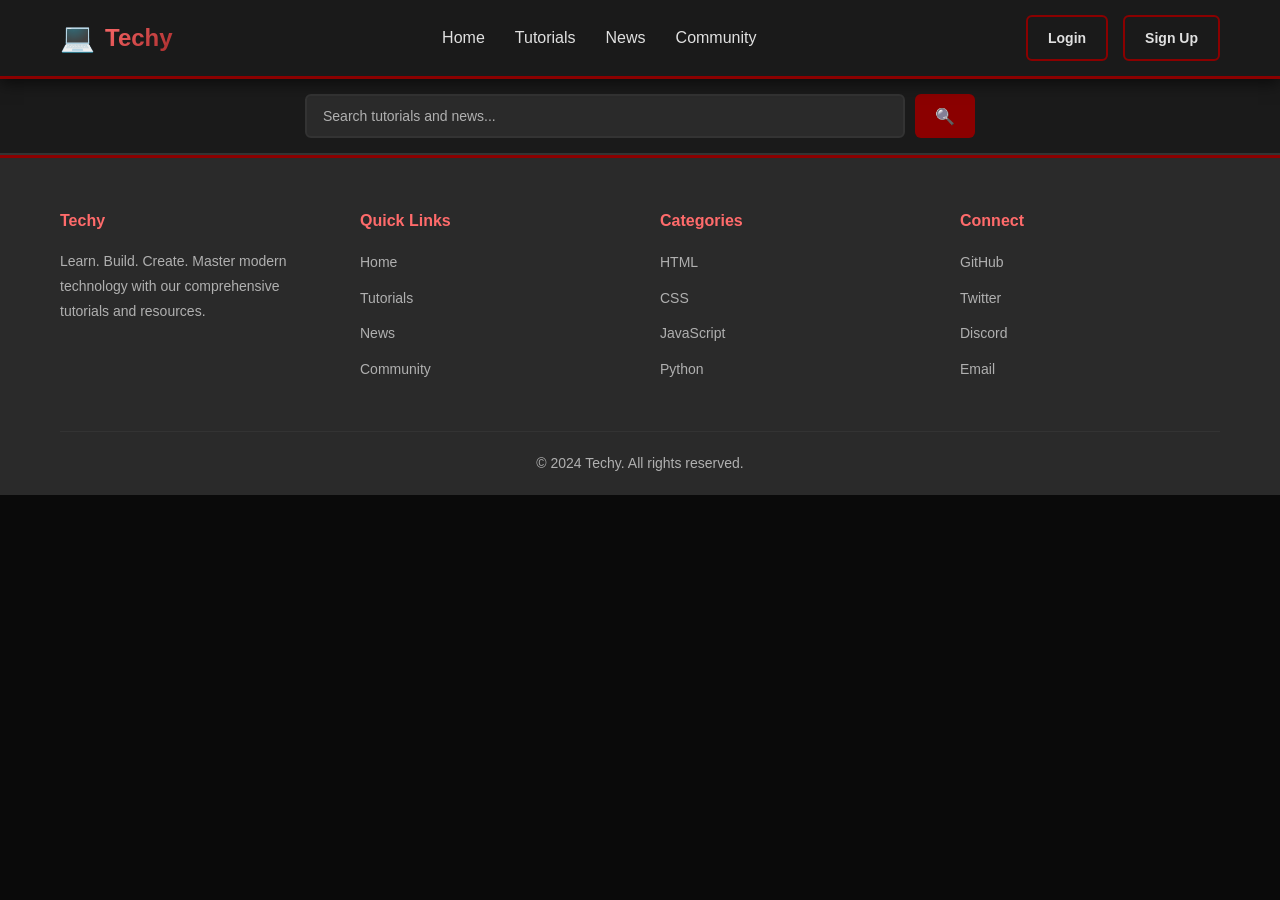
<file: index.html>
<!DOCTYPE html>
<html lang="en">
<head>
    <meta charset="UTF-8">
    <meta name="viewport" content="width=device-width, initial-scale=1.0">
    <title>Techy - Learn, Build, Create</title>
    <link rel="stylesheet" href="styles.css">
</head>
<body>
    <!-- Navigation Bar -->
    <nav class="navbar">
        <div class="nav-container">
            <a href="index.html" class="logo">
                <span class="logo-icon">💻</span>
                <span class="logo-text">Techy</span>
            </a>
            <ul class="nav-menu" id="navMenu">
                <li><a href="index.html" class="nav-link">Home</a></li>
                <li><a href="tutorials.html" class="nav-link">Tutorials</a></li>
                <li><a href="news.html" class="nav-link">News</a></li>
                <li><a href="community.html" class="nav-link">Community</a></li>
            </ul>
            <div class="auth-buttons">
                <a href="login.html" class="btn-login">Login</a>
                <a href="signup.html" class="btn-signup">Sign Up</a>
            </div>
            <div class="hamburger" id="hamburger">
                <span></span>
                <span></span>
                <span></span>
            </div>
        </div>
    </nav>

    <!-- Search Bar -->
    <div class="search-container">
        <input type="text" id="searchInput" class="search-input" placeholder="Search tutorials and news...">
        <button class="search-btn" id="searchBtn">🔍</button>
    </div>

    <!-- Page Content -->
    <div id="pageContent"></div>

    <!-- Footer -->
    <footer class="footer">
        <div class="container">
            <div class="footer-content">
                <div class="footer-section">
                    <h4>Techy</h4>
                    <p>Learn. Build. Create. Master modern technology with our comprehensive tutorials and resources.</p>
                </div>
                <div class="footer-section">
                    <h4>Quick Links</h4>
                    <ul>
                        <li><a href="index.html">Home</a></li>
                        <li><a href="tutorials.html">Tutorials</a></li>
                        <li><a href="news.html">News</a></li>
                        <li><a href="community.html">Community</a></li>
                    </ul>
                </div>
                <div class="footer-section">
                    <h4>Categories</h4>
                    <ul>
                        <li><a href="tutorials.html#html">HTML</a></li>
                        <li><a href="tutorials.html#css">CSS</a></li>
                        <li><a href="tutorials.html#javascript">JavaScript</a></li>
                        <li><a href="tutorials.html#python">Python</a></li>
                    </ul>
                </div>
                <div class="footer-section">
                    <h4>Connect</h4>
                    <ul>
                        <li><a href="https://github.com" target="_blank">GitHub</a></li>
                        <li><a href="https://twitter.com" target="_blank">Twitter</a></li>
                        <li><a href="https://discord.com" target="_blank">Discord</a></li>
                        <li><a href="mailto:info@techy.com">Email</a></li>
                    </ul>
                </div>
            </div>
            <div class="footer-bottom">
                <p>&copy; 2024 Techy. All rights reserved.</p>
            </div>
        </div>
    </footer>

    <!-- Search Results Modal -->
    <div class="modal" id="searchModal">
        <div class="modal-content modal-large">
            <span class="close" id="closeSearch">&times;</span>
            <h2>Search Results</h2>
            <div class="search-results" id="searchResults">
                <!-- Results will be loaded here -->
            </div>
        </div>
    </div>

    <script src="data.js"></script>
    <script src="main.js"></script>
</body>
</html>
</file>
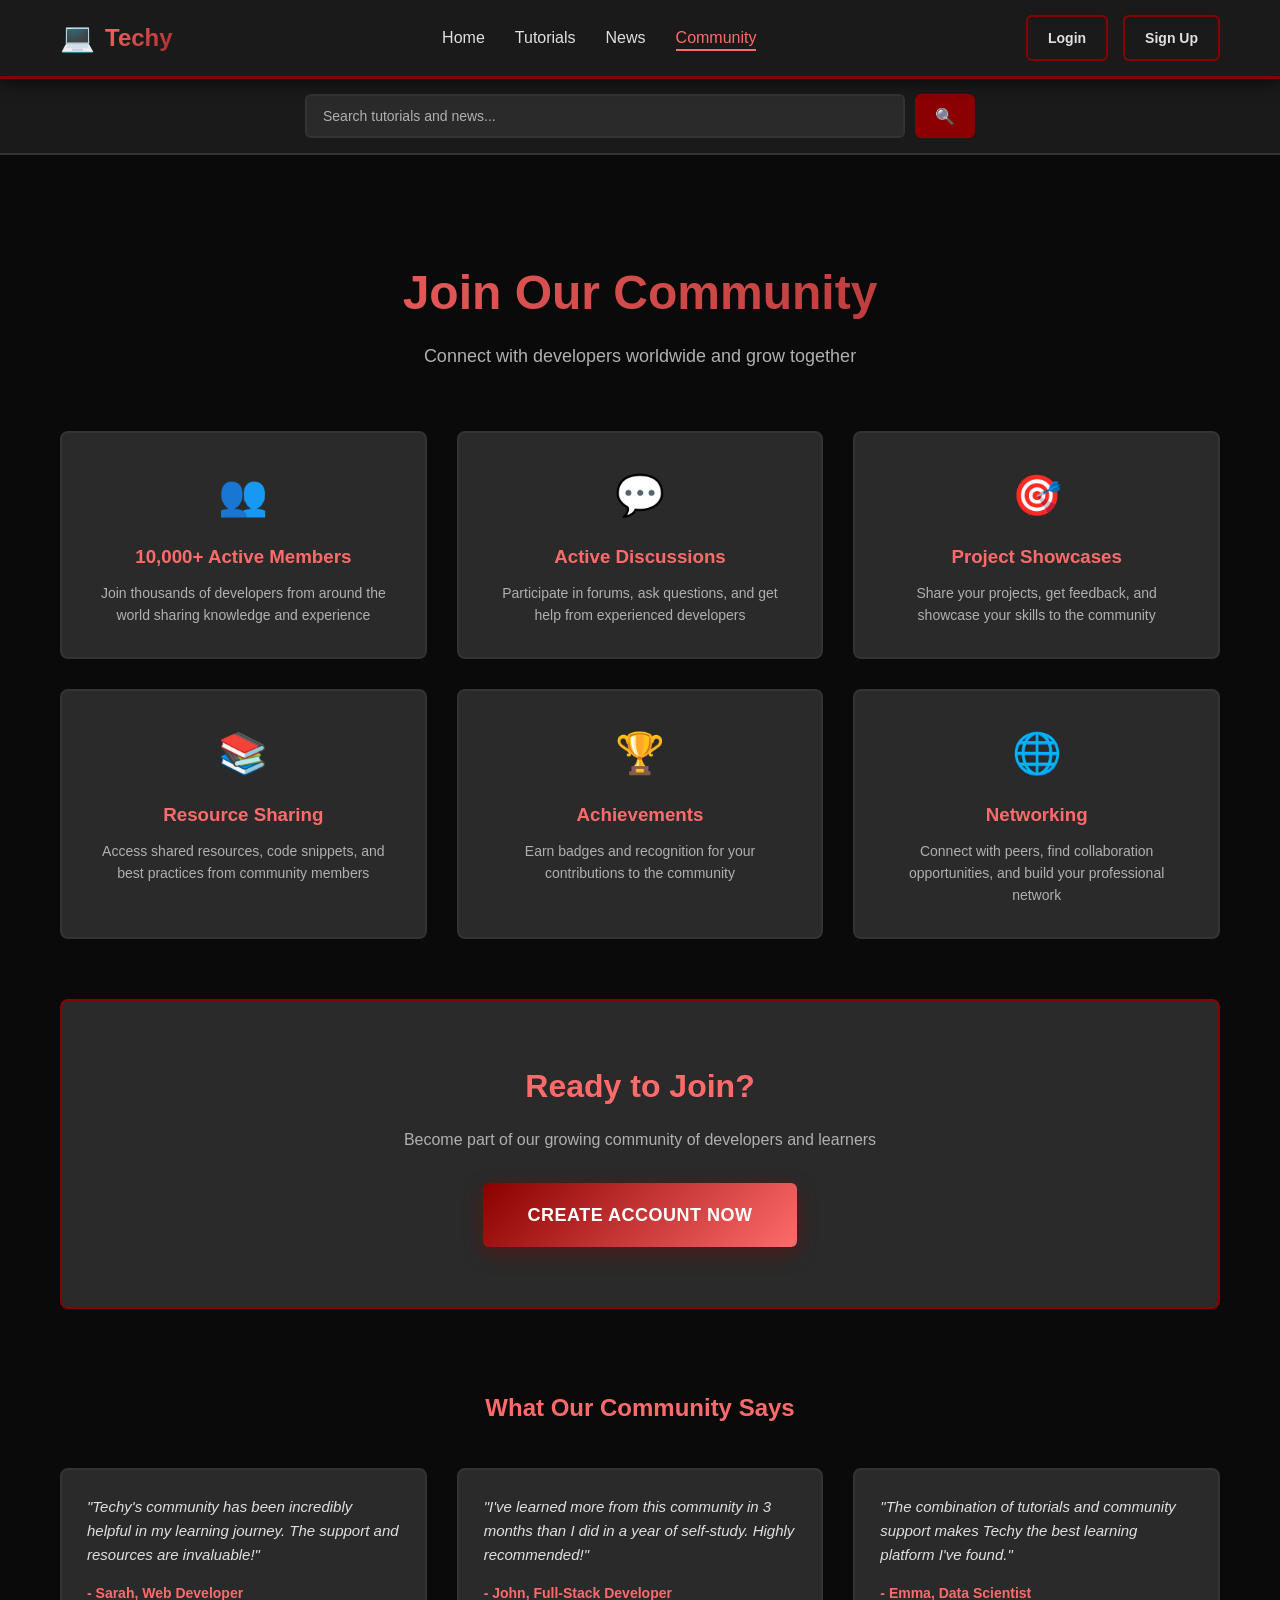
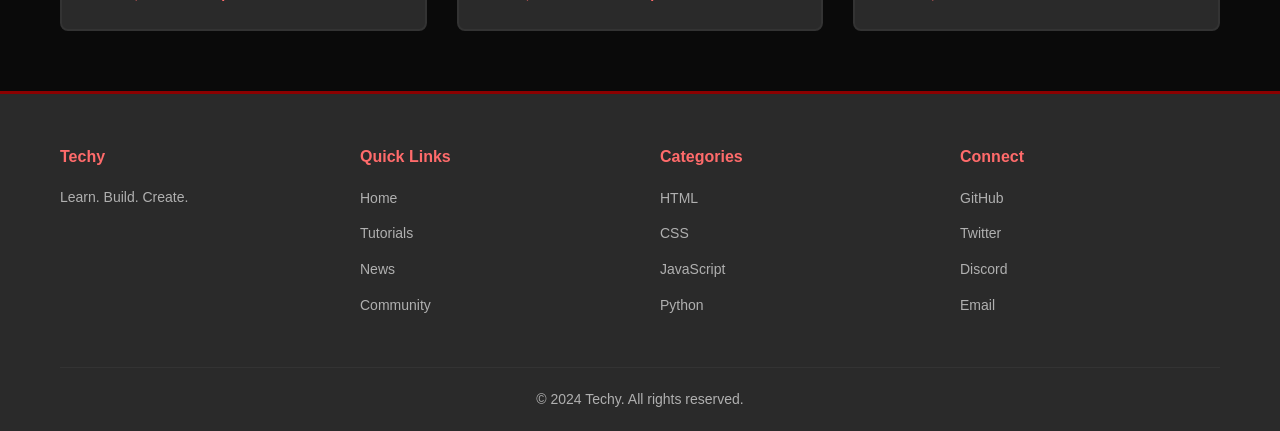
<file: community.html>
<!DOCTYPE html>
<html lang="en">
<head>
    <meta charset="UTF-8">
    <meta name="viewport" content="width=device-width, initial-scale=1.0">
    <title>Community - Techy</title>
    <link rel="stylesheet" href="styles.css">
</head>
<body>
    <nav class="navbar">
        <div class="nav-container">
            <a href="index.html" class="logo">
                <span class="logo-icon">💻</span>
                <span class="logo-text">Techy</span>
            </a>
            <ul class="nav-menu" id="navMenu">
                <li><a href="index.html" class="nav-link">Home</a></li>
                <li><a href="tutorials.html" class="nav-link">Tutorials</a></li>
                <li><a href="news.html" class="nav-link">News</a></li>
                <li><a href="community.html" class="nav-link active">Community</a></li>
            </ul>
            <div class="auth-buttons">
                <a href="login.html" class="btn-login">Login</a>
                <a href="signup.html" class="btn-signup">Sign Up</a>
            </div>
            <div class="hamburger" id="hamburger">
                <span></span>
                <span></span>
                <span></span>
            </div>
        </div>
    </nav>

    <div class="search-container">
        <input type="text" id="searchInput" class="search-input" placeholder="Search tutorials and news...">
        <button class="search-btn" id="searchBtn">🔍</button>
    </div>

    <section class="community-page">
        <div class="container">
            <h1 class="page-title">Join Our Community</h1>
            <p class="page-subtitle">Connect with developers worldwide and grow together</p>

            <div class="community-features">
                <div class="community-feature">
                    <div class="feature-icon">👥</div>
                    <h3>10,000+ Active Members</h3>
                    <p>Join thousands of developers from around the world sharing knowledge and experience</p>
                </div>
                <div class="community-feature">
                    <div class="feature-icon">💬</div>
                    <h3>Active Discussions</h3>
                    <p>Participate in forums, ask questions, and get help from experienced developers</p>
                </div>
                <div class="community-feature">
                    <div class="feature-icon">🎯</div>
                    <h3>Project Showcases</h3>
                    <p>Share your projects, get feedback, and showcase your skills to the community</p>
                </div>
                <div class="community-feature">
                    <div class="feature-icon">📚</div>
                    <h3>Resource Sharing</h3>
                    <p>Access shared resources, code snippets, and best practices from community members</p>
                </div>
                <div class="community-feature">
                    <div class="feature-icon">🏆</div>
                    <h3>Achievements</h3>
                    <p>Earn badges and recognition for your contributions to the community</p>
                </div>
                <div class="community-feature">
                    <div class="feature-icon">🌐</div>
                    <h3>Networking</h3>
                    <p>Connect with peers, find collaboration opportunities, and build your professional network</p>
                </div>
            </div>

            <div class="community-cta">
                <h2>Ready to Join?</h2>
                <p>Become part of our growing community of developers and learners</p>
                <a href="signup.html" class="btn btn-primary btn-large">Create Account Now</a>
            </div>

            <div class="community-testimonials">
                <h2>What Our Community Says</h2>
                <div class="testimonials-grid">
                    <div class="testimonial">
                        <p class="quote">"Techy's community has been incredibly helpful in my learning journey. The support and resources are invaluable!"</p>
                        <p class="author">- Sarah, Web Developer</p>
                    </div>
                    <div class="testimonial">
                        <p class="quote">"I've learned more from this community in 3 months than I did in a year of self-study. Highly recommended!"</p>
                        <p class="author">- John, Full-Stack Developer</p>
                    </div>
                    <div class="testimonial">
                        <p class="quote">"The combination of tutorials and community support makes Techy the best learning platform I've found."</p>
                        <p class="author">- Emma, Data Scientist</p>
                    </div>
                </div>
            </div>
        </div>
    </section>

    <footer class="footer">
        <div class="container">
            <div class="footer-content">
                <div class="footer-section">
                    <h4>Techy</h4>
                    <p>Learn. Build. Create.</p>
                </div>
                <div class="footer-section">
                    <h4>Quick Links</h4>
                    <ul>
                        <li><a href="index.html">Home</a></li>
                        <li><a href="tutorials.html">Tutorials</a></li>
                        <li><a href="news.html">News</a></li>
                        <li><a href="community.html">Community</a></li>
                    </ul>
                </div>
                <div class="footer-section">
                    <h4>Categories</h4>
                    <ul>
                        <li><a href="tutorials.html#html">HTML</a></li>
                        <li><a href="tutorials.html#css">CSS</a></li>
                        <li><a href="tutorials.html#javascript">JavaScript</a></li>
                        <li><a href="tutorials.html#python">Python</a></li>
                    </ul>
                </div>
                <div class="footer-section">
                    <h4>Connect</h4>
                    <ul>
                        <li><a href="https://github.com" target="_blank">GitHub</a></li>
                        <li><a href="https://twitter.com" target="_blank">Twitter</a></li>
                        <li><a href="https://discord.com" target="_blank">Discord</a></li>
                        <li><a href="mailto:info@techy.com">Email</a></li>
                    </ul>
                </div>
            </div>
            <div class="footer-bottom">
                <p>&copy; 2024 Techy. All rights reserved.</p>
            </div>
        </div>
    </footer>

    <div class="modal" id="searchModal">
        <div class="modal-content modal-large">
            <span class="close" id="closeSearch">&times;</span>
            <h2>Search Results</h2>
            <div class="search-results" id="searchResults"></div>
        </div>
    </div>

    <script src="data.js"></script>
    <script src="main.js"></script>
</body>
</html>
</file>
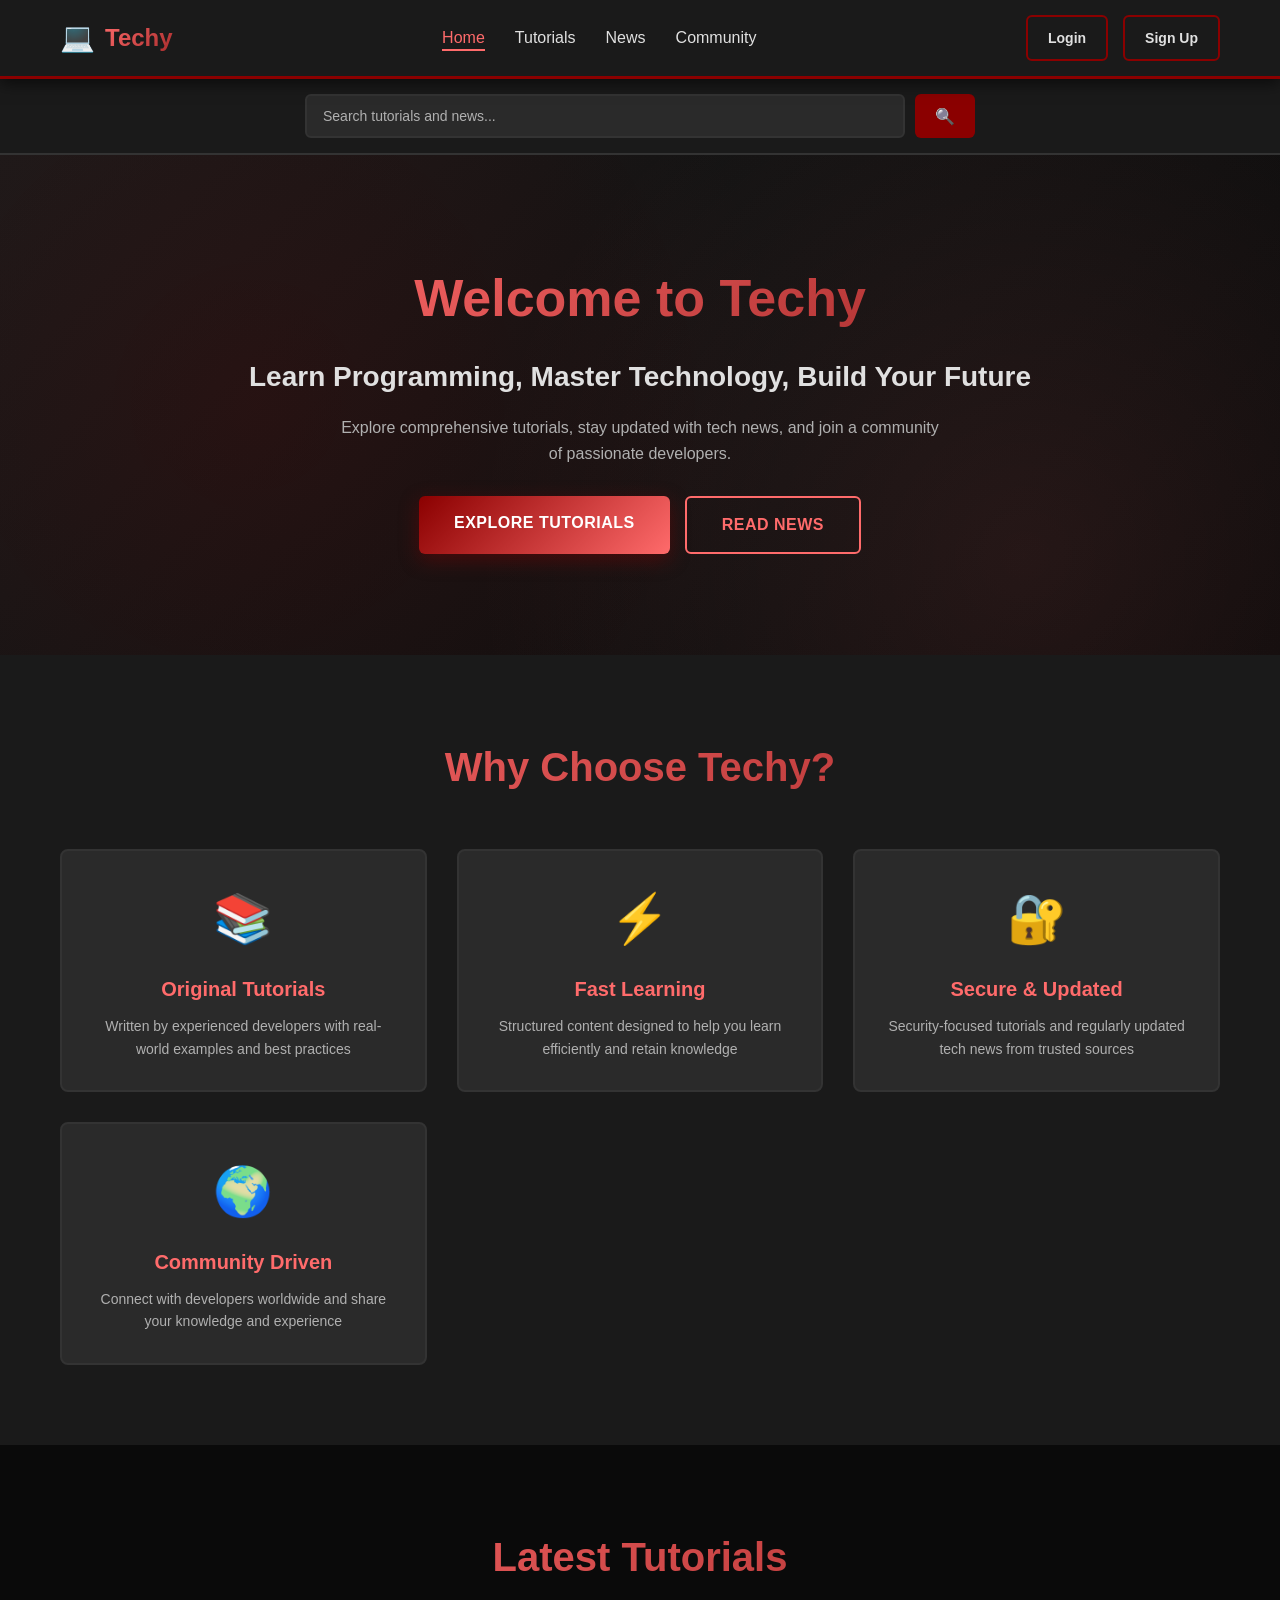
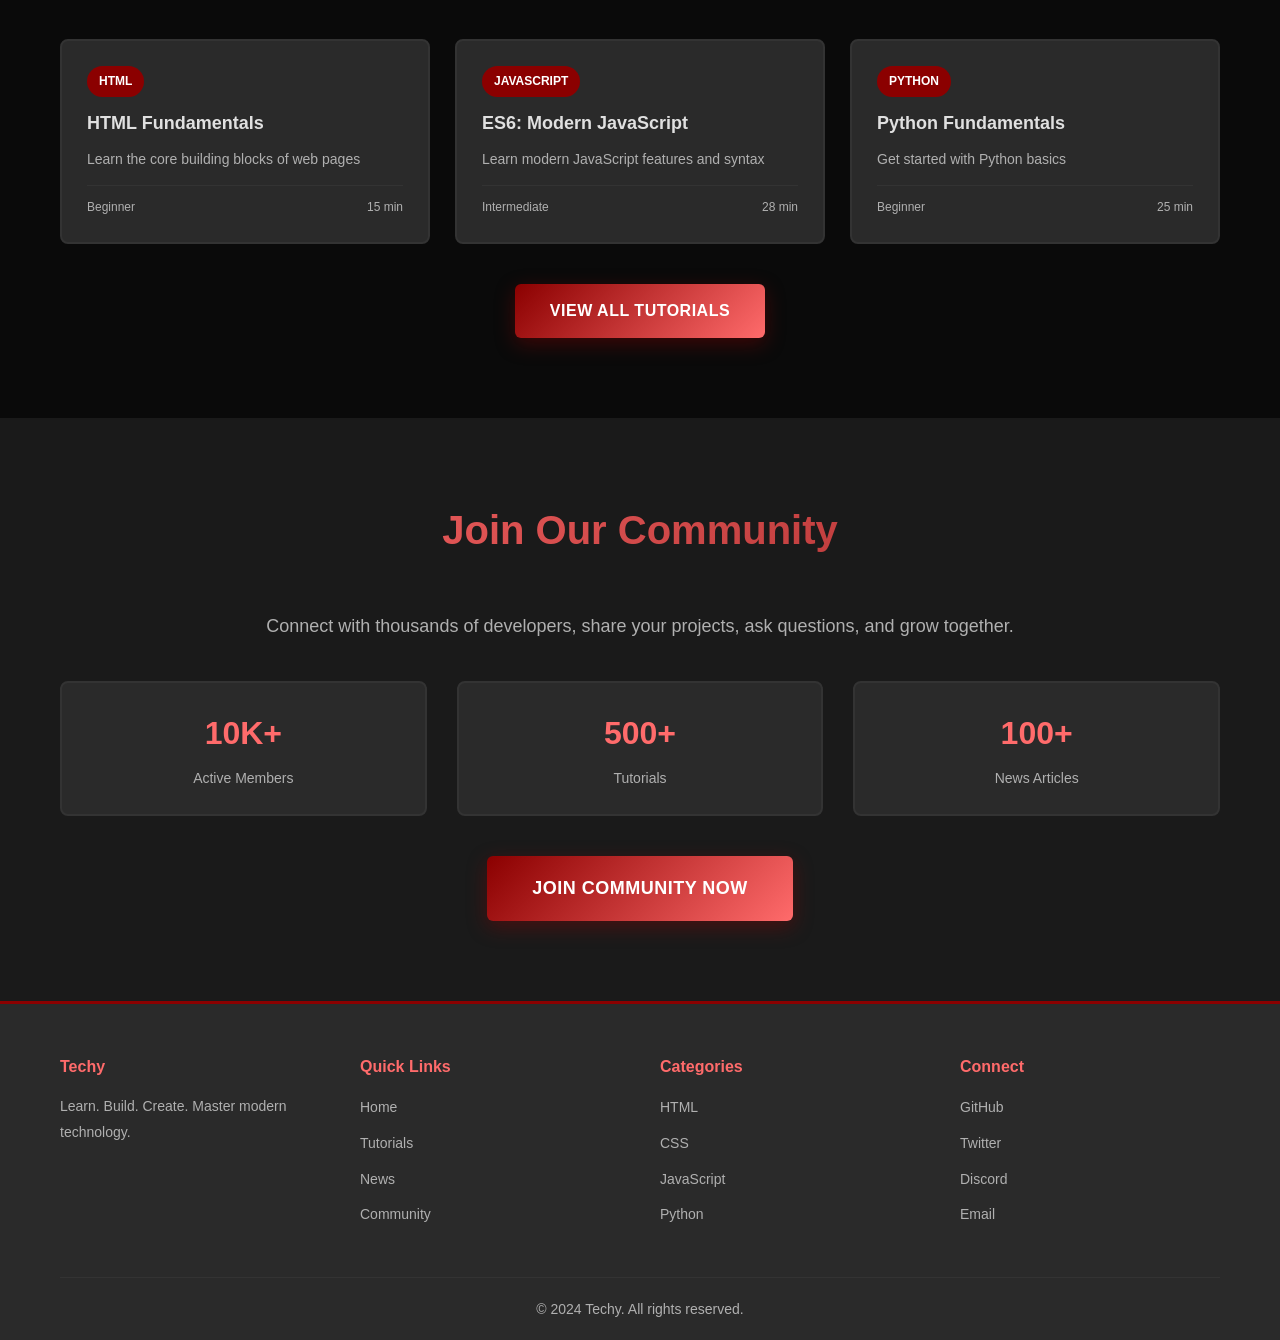
<file: home.html>
<!DOCTYPE html>
<html lang="en">
<head>
    <meta charset="UTF-8">
    <meta name="viewport" content="width=device-width, initial-scale=1.0">
    <title>Techy - Learn, Build, Create</title>
    <link rel="stylesheet" href="styles.css">
</head>
<body>
    <nav class="navbar">
        <div class="nav-container">
            <a href="index.html" class="logo">
                <span class="logo-icon">💻</span>
                <span class="logo-text">Techy</span>
            </a>
            <ul class="nav-menu" id="navMenu">
                <li><a href="index.html" class="nav-link active">Home</a></li>
                <li><a href="tutorials.html" class="nav-link">Tutorials</a></li>
                <li><a href="news.html" class="nav-link">News</a></li>
                <li><a href="community.html" class="nav-link">Community</a></li>
            </ul>
            <div class="auth-buttons">
                <a href="login.html" class="btn-login">Login</a>
                <a href="signup.html" class="btn-signup">Sign Up</a>
            </div>
            <div class="hamburger" id="hamburger">
                <span></span>
                <span></span>
                <span></span>
            </div>
        </div>
    </nav>

    <div class="search-container">
        <input type="text" id="searchInput" class="search-input" placeholder="Search tutorials and news...">
        <button class="search-btn" id="searchBtn">🔍</button>
    </div>

    <section class="hero">
        <div class="hero-content">
            <h1 class="hero-title">Welcome to Techy</h1>
            <p class="hero-subtitle">Learn Programming, Master Technology, Build Your Future</p>
            <p class="hero-description">Explore comprehensive tutorials, stay updated with tech news, and join a community of passionate developers.</p>
            <div class="hero-buttons">
                <a href="tutorials.html" class="btn btn-primary">Explore Tutorials</a>
                <a href="news.html" class="btn btn-secondary">Read News</a>
            </div>
        </div>
    </section>

    <section class="features">
        <div class="container">
            <h2 class="section-title">Why Choose Techy?</h2>
            <div class="features-grid">
                <div class="feature-card">
                    <div class="feature-icon">📚</div>
                    <h3>Original Tutorials</h3>
                    <p>Written by experienced developers with real-world examples and best practices</p>
                </div>
                <div class="feature-card">
                    <div class="feature-icon">⚡</div>
                    <h3>Fast Learning</h3>
                    <p>Structured content designed to help you learn efficiently and retain knowledge</p>
                </div>
                <div class="feature-card">
                    <div class="feature-icon">🔐</div>
                    <h3>Secure & Updated</h3>
                    <p>Security-focused tutorials and regularly updated tech news from trusted sources</p>
                </div>
                <div class="feature-card">
                    <div class="feature-icon">🌍</div>
                    <h3>Community Driven</h3>
                    <p>Connect with developers worldwide and share your knowledge and experience</p>
                </div>
            </div>
        </div>
    </section>

    <section class="latest-tutorials">
        <div class="container">
            <h2 class="section-title">Latest Tutorials</h2>
            <div class="tutorials-grid">
                <div class="tutorial-card" onclick="viewTutorial(1)">
                    <span class="tutorial-badge">HTML</span>
                    <h3>HTML Fundamentals</h3>
                    <p>Learn the core building blocks of web pages</p>
                    <div class="tutorial-meta">
                        <span>Beginner</span>
                        <span>15 min</span>
                    </div>
                </div>
                <div class="tutorial-card" onclick="viewTutorial(6)">
                    <span class="tutorial-badge">JavaScript</span>
                    <h3>ES6: Modern JavaScript</h3>
                    <p>Learn modern JavaScript features and syntax</p>
                    <div class="tutorial-meta">
                        <span>Intermediate</span>
                        <span>28 min</span>
                    </div>
                </div>
                <div class="tutorial-card" onclick="viewTutorial(9)">
                    <span class="tutorial-badge">Python</span>
                    <h3>Python Fundamentals</h3>
                    <p>Get started with Python basics</p>
                    <div class="tutorial-meta">
                        <span>Beginner</span>
                        <span>25 min</span>
                    </div>
                </div>
            </div>
            <div class="center-content">
                <a href="tutorials.html" class="btn btn-primary">View All Tutorials</a>
            </div>
        </div>
    </section>

    <section class="community-section">
        <div class="container">
            <h2 class="section-title">Join Our Community</h2>
            <p class="community-description">Connect with thousands of developers, share your projects, ask questions, and grow together.</p>
            <div class="community-stats">
                <div class="stat">
                    <h3>10K+</h3>
                    <p>Active Members</p>
                </div>
                <div class="stat">
                    <h3>500+</h3>
                    <p>Tutorials</p>
                </div>
                <div class="stat">
                    <h3>100+</h3>
                    <p>News Articles</p>
                </div>
            </div>
            <a href="signup.html" class="btn btn-primary btn-large">Join Community Now</a>
        </div>
    </section>

    <footer class="footer">
        <div class="container">
            <div class="footer-content">
                <div class="footer-section">
                    <h4>Techy</h4>
                    <p>Learn. Build. Create. Master modern technology.</p>
                </div>
                <div class="footer-section">
                    <h4>Quick Links</h4>
                    <ul>
                        <li><a href="index.html">Home</a></li>
                        <li><a href="tutorials.html">Tutorials</a></li>
                        <li><a href="news.html">News</a></li>
                        <li><a href="community.html">Community</a></li>
                    </ul>
                </div>
                <div class="footer-section">
                    <h4>Categories</h4>
                    <ul>
                        <li><a href="tutorials.html#html">HTML</a></li>
                        <li><a href="tutorials.html#css">CSS</a></li>
                        <li><a href="tutorials.html#javascript">JavaScript</a></li>
                        <li><a href="tutorials.html#python">Python</a></li>
                    </ul>
                </div>
                <div class="footer-section">
                    <h4>Connect</h4>
                    <ul>
                        <li><a href="https://github.com" target="_blank">GitHub</a></li>
                        <li><a href="https://twitter.com" target="_blank">Twitter</a></li>
                        <li><a href="https://discord.com" target="_blank">Discord</a></li>
                        <li><a href="mailto:info@techy.com">Email</a></li>
                    </ul>
                </div>
            </div>
            <div class="footer-bottom">
                <p>&copy; 2024 Techy. All rights reserved.</p>
            </div>
        </div>
    </footer>

    <div class="modal" id="searchModal">
        <div class="modal-content modal-large">
            <span class="close" id="closeSearch">&times;</span>
            <h2>Search Results</h2>
            <div class="search-results" id="searchResults"></div>
        </div>
    </div>

    <script src="data.js"></script>
    <script src="main.js"></script>
</body>
</html>
</file>
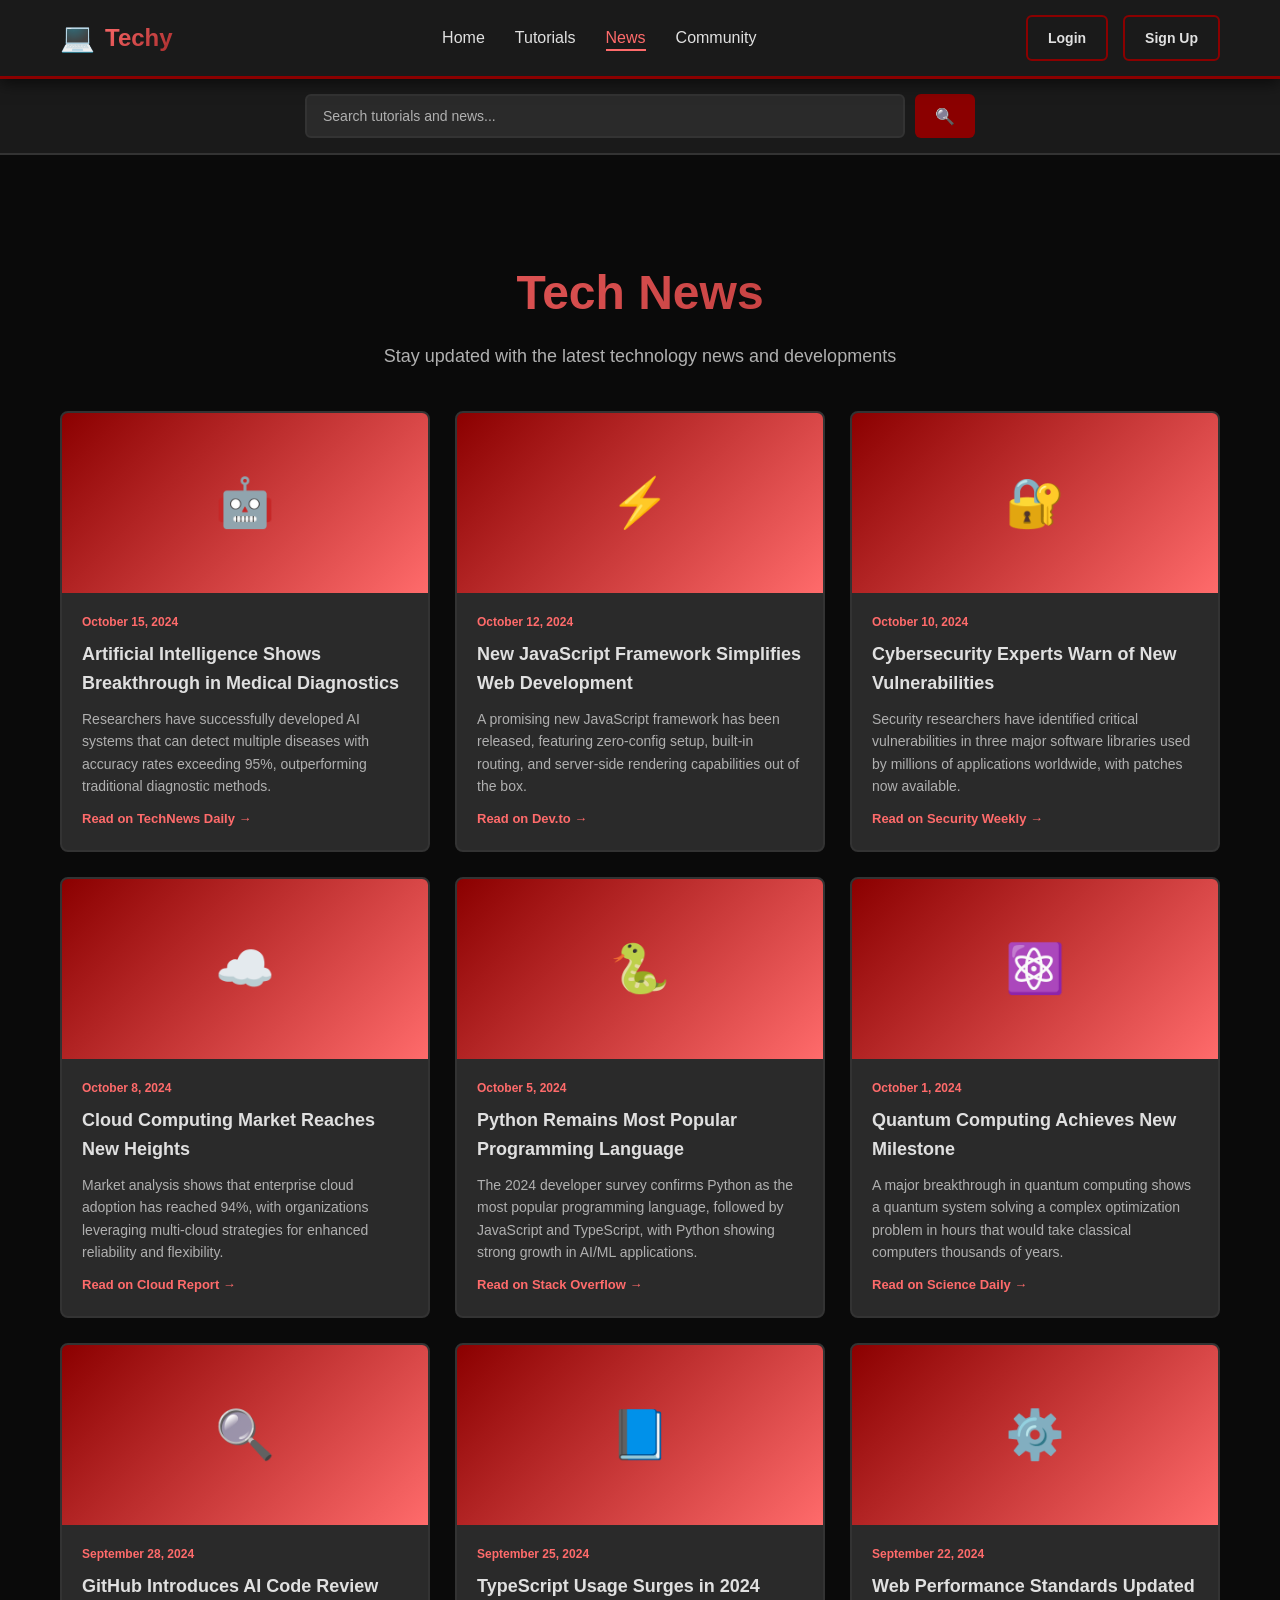
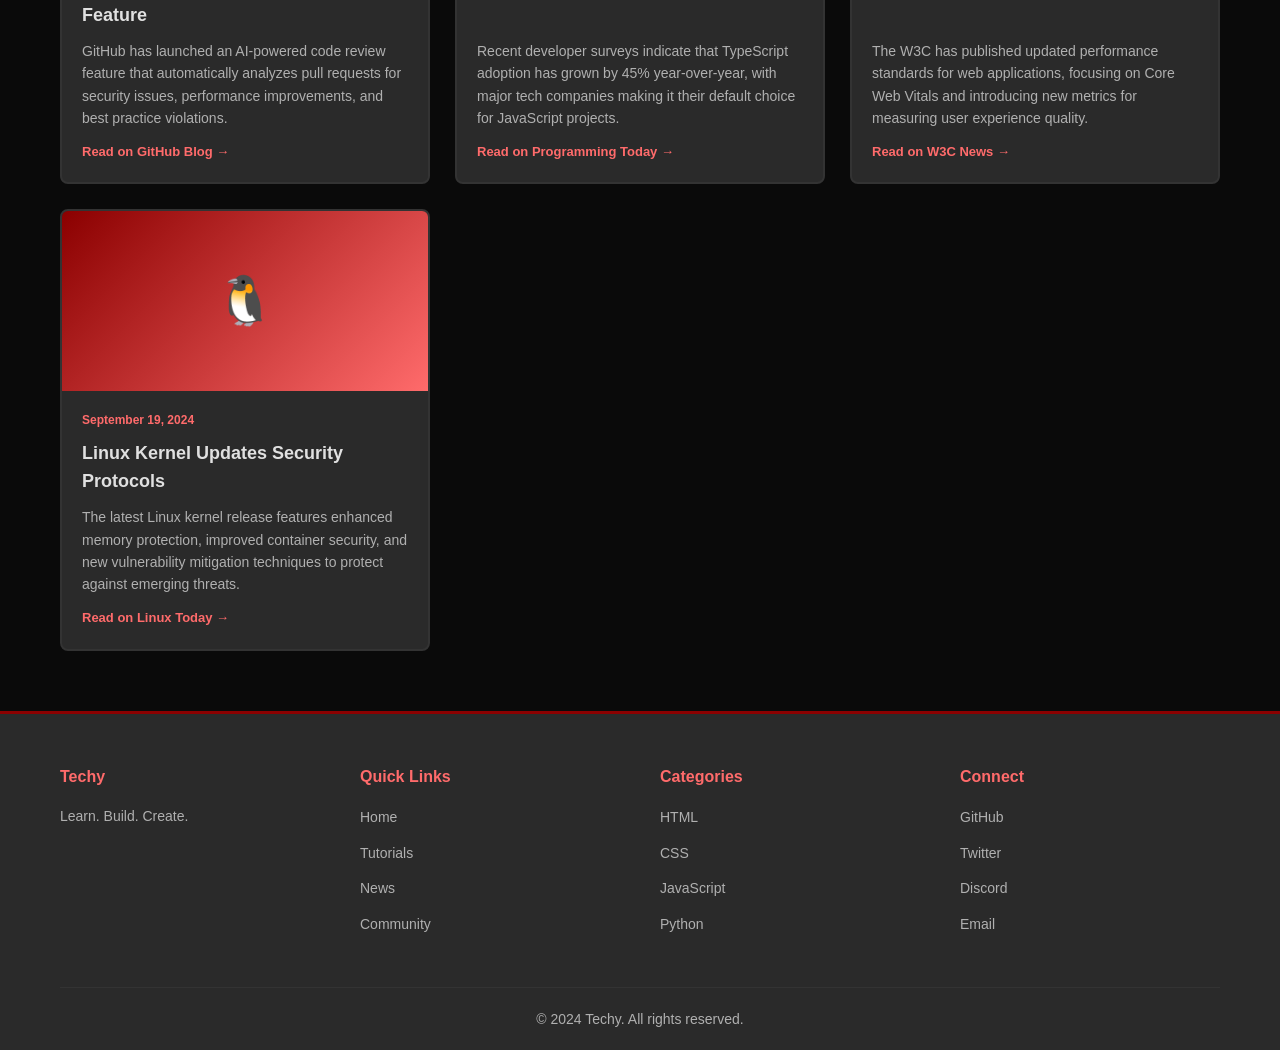
<file: news.html>
<!DOCTYPE html>
<html lang="en">
<head>
    <meta charset="UTF-8">
    <meta name="viewport" content="width=device-width, initial-scale=1.0">
    <title>Tech News - Techy</title>
    <link rel="stylesheet" href="styles.css">
</head>
<body>
    <nav class="navbar">
        <div class="nav-container">
            <a href="index.html" class="logo">
                <span class="logo-icon">💻</span>
                <span class="logo-text">Techy</span>
            </a>
            <ul class="nav-menu" id="navMenu">
                <li><a href="index.html" class="nav-link">Home</a></li>
                <li><a href="tutorials.html" class="nav-link">Tutorials</a></li>
                <li><a href="news.html" class="nav-link active">News</a></li>
                <li><a href="community.html" class="nav-link">Community</a></li>
            </ul>
            <div class="auth-buttons">
                <a href="login.html" class="btn-login">Login</a>
                <a href="signup.html" class="btn-signup">Sign Up</a>
            </div>
            <div class="hamburger" id="hamburger">
                <span></span>
                <span></span>
                <span></span>
            </div>
        </div>
    </nav>

    <div class="search-container">
        <input type="text" id="searchInput" class="search-input" placeholder="Search tutorials and news...">
        <button class="search-btn" id="searchBtn">🔍</button>
    </div>

    <section class="news-page">
        <div class="container">
            <h1 class="page-title">Tech News</h1>
            <p class="page-subtitle">Stay updated with the latest technology news and developments</p>

            <div class="news-grid" id="newsGrid">
                <!-- News will be loaded here -->
            </div>
        </div>
    </section>

    <footer class="footer">
        <div class="container">
            <div class="footer-content">
                <div class="footer-section">
                    <h4>Techy</h4>
                    <p>Learn. Build. Create.</p>
                </div>
                <div class="footer-section">
                    <h4>Quick Links</h4>
                    <ul>
                        <li><a href="index.html">Home</a></li>
                        <li><a href="tutorials.html">Tutorials</a></li>
                        <li><a href="news.html">News</a></li>
                        <li><a href="community.html">Community</a></li>
                    </ul>
                </div>
                <div class="footer-section">
                    <h4>Categories</h4>
                    <ul>
                        <li><a href="tutorials.html#html">HTML</a></li>
                        <li><a href="tutorials.html#css">CSS</a></li>
                        <li><a href="tutorials.html#javascript">JavaScript</a></li>
                        <li><a href="tutorials.html#python">Python</a></li>
                    </ul>
                </div>
                <div class="footer-section">
                    <h4>Connect</h4>
                    <ul>
                        <li><a href="https://github.com" target="_blank">GitHub</a></li>
                        <li><a href="https://twitter.com" target="_blank">Twitter</a></li>
                        <li><a href="https://discord.com" target="_blank">Discord</a></li>
                        <li><a href="mailto:info@techy.com">Email</a></li>
                    </ul>
                </div>
            </div>
            <div class="footer-bottom">
                <p>&copy; 2024 Techy. All rights reserved.</p>
            </div>
        </div>
    </footer>

    <div class="modal" id="searchModal">
        <div class="modal-content modal-large">
            <span class="close" id="closeSearch">&times;</span>
            <h2>Search Results</h2>
            <div class="search-results" id="searchResults"></div>
        </div>
    </div>

    <script src="data.js"></script>
    <script>
        const newsGrid = document.getElementById('newsGrid');

        function renderNews() {
            newsGrid.innerHTML = newsArticles.map(article => `
                <div class="news-card">
                    <div class="news-image">${article.image}</div>
                    <div class="news-content">
                        <span class="news-date">${article.date}</span>
                        <h3>${article.title}</h3>
                        <p>${article.summary}</p>
                        <a href="${article.sourceUrl}" target="_blank" class="news-link">Read on ${article.source} →</a>
                    </div>
                </div>
            `).join('');
        }

        renderNews();
    </script>
    <script src="main.js"></script>
</body>
</html>
</file>
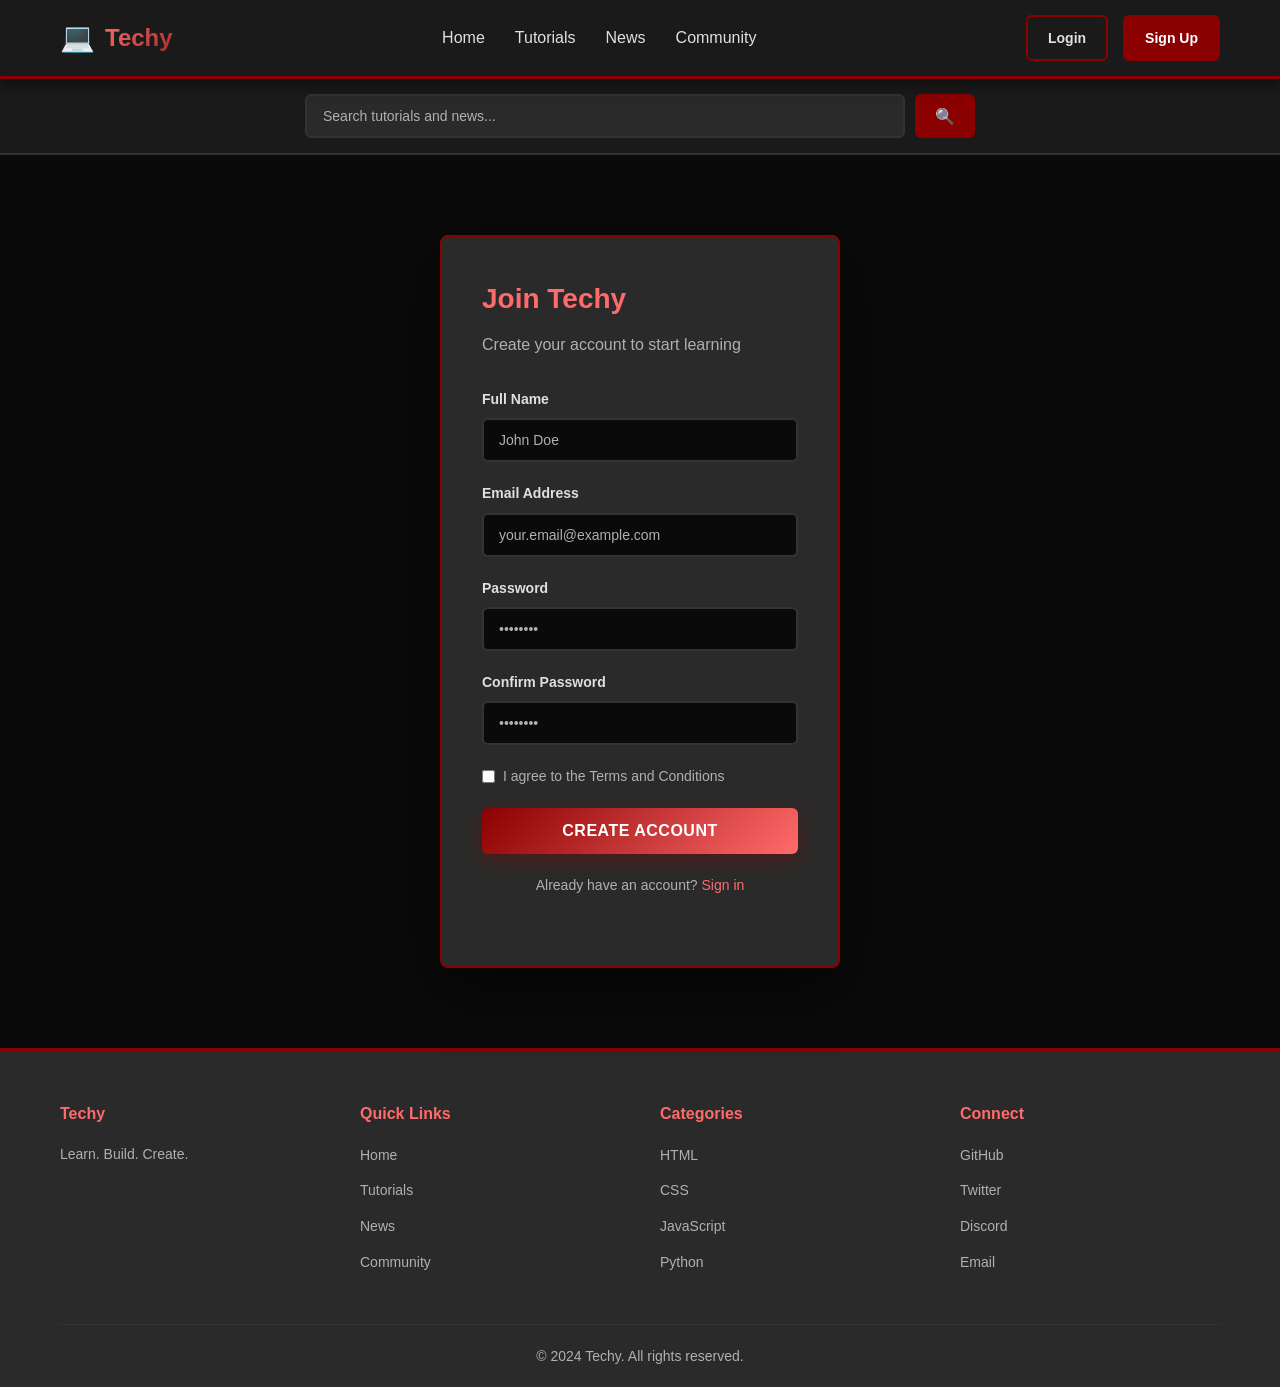
<file: signup.html>
<!DOCTYPE html>
<html lang="en">
<head>
    <meta charset="UTF-8">
    <meta name="viewport" content="width=device-width, initial-scale=1.0">
    <title>Sign Up - Techy</title>
    <link rel="stylesheet" href="styles.css">
</head>
<body>
    <nav class="navbar">
        <div class="nav-container">
            <a href="index.html" class="logo">
                <span class="logo-icon">💻</span>
                <span class="logo-text">Techy</span>
            </a>
            <ul class="nav-menu" id="navMenu">
                <li><a href="index.html" class="nav-link">Home</a></li>
                <li><a href="tutorials.html" class="nav-link">Tutorials</a></li>
                <li><a href="news.html" class="nav-link">News</a></li>
                <li><a href="community.html" class="nav-link">Community</a></li>
            </ul>
            <div class="auth-buttons">
                <a href="login.html" class="btn-login">Login</a>
                <a href="signup.html" class="btn-signup active">Sign Up</a>
            </div>
            <div class="hamburger" id="hamburger">
                <span></span>
                <span></span>
                <span></span>
            </div>
        </div>
    </nav>

    <div class="search-container">
        <input type="text" id="searchInput" class="search-input" placeholder="Search tutorials and news...">
        <button class="search-btn" id="searchBtn">🔍</button>
    </div>

    <section class="auth-page">
        <div class="auth-container">
            <div class="auth-card">
                <h1>Join Techy</h1>
                <p>Create your account to start learning</p>

                <form class="auth-form" id="signupForm">
                    <div class="form-group">
                        <label for="fullname">Full Name</label>
                        <input type="text" id="fullname" name="fullname" placeholder="John Doe" required>
                    </div>

                    <div class="form-group">
                        <label for="email">Email Address</label>
                        <input type="email" id="email" name="email" placeholder="your.email@example.com" required>
                    </div>

                    <div class="form-group">
                        <label for="password">Password</label>
                        <input type="password" id="password" name="password" placeholder="••••••••" required>
                    </div>

                    <div class="form-group">
                        <label for="confirmPassword">Confirm Password</label>
                        <input type="password" id="confirmPassword" name="confirmPassword" placeholder="••••••••" required>
                    </div>

                    <div class="form-options">
                        <label class="checkbox">
                            <input type="checkbox" name="terms" required>
                            I agree to the Terms and Conditions
                        </label>
                    </div>

                    <button type="submit" class="btn btn-primary full-width">Create Account</button>
                </form>

                <div class="auth-footer">
                    <p>Already have an account? <a href="login.html">Sign in</a></p>
                </div>
            </div>
        </div>
    </section>

    <footer class="footer">
        <div class="container">
            <div class="footer-content">
                <div class="footer-section">
                    <h4>Techy</h4>
                    <p>Learn. Build. Create.</p>
                </div>
                <div class="footer-section">
                    <h4>Quick Links</h4>
                    <ul>
                        <li><a href="index.html">Home</a></li>
                        <li><a href="tutorials.html">Tutorials</a></li>
                        <li><a href="news.html">News</a></li>
                        <li><a href="community.html">Community</a></li>
                    </ul>
                </div>
                <div class="footer-section">
                    <h4>Categories</h4>
                    <ul>
                        <li><a href="tutorials.html#html">HTML</a></li>
                        <li><a href="tutorials.html#css">CSS</a></li>
                        <li><a href="tutorials.html#javascript">JavaScript</a></li>
                        <li><a href="tutorials.html#python">Python</a></li>
                    </ul>
                </div>
                <div class="footer-section">
                    <h4>Connect</h4>
                    <ul>
                        <li><a href="https://github.com" target="_blank">GitHub</a></li>
                        <li><a href="https://twitter.com" target="_blank">Twitter</a></li>
                        <li><a href="https://discord.com" target="_blank">Discord</a></li>
                        <li><a href="mailto:info@techy.com">Email</a></li>
                    </ul>
                </div>
            </div>
            <div class="footer-bottom">
                <p>&copy; 2024 Techy. All rights reserved.</p>
            </div>
        </div>
    </footer>

    <div class="modal" id="searchModal">
        <div class="modal-content modal-large">
            <span class="close" id="closeSearch">&times;</span>
            <h2>Search Results</h2>
            <div class="search-results" id="searchResults"></div>
        </div>
    </div>

    <script src="data.js"></script>
    <script src="main.js"></script>
</body>
</html>
</file>
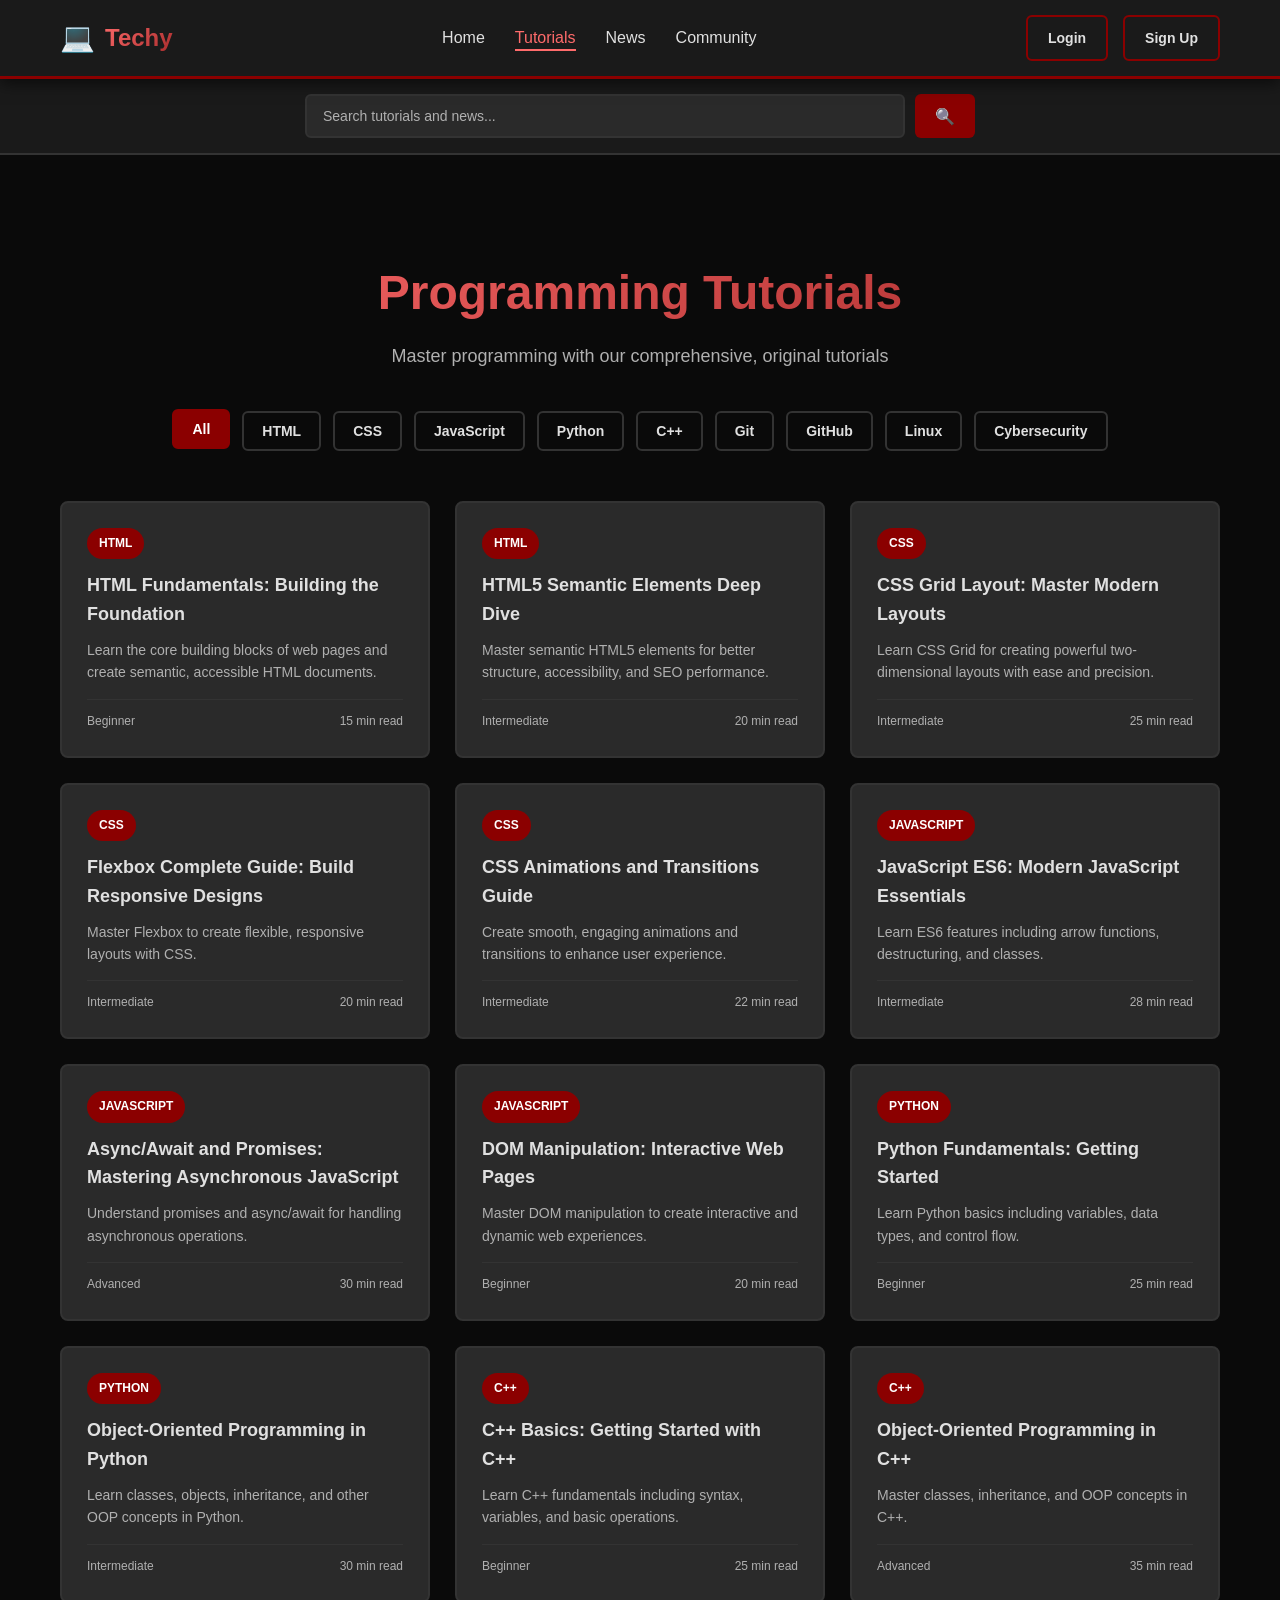
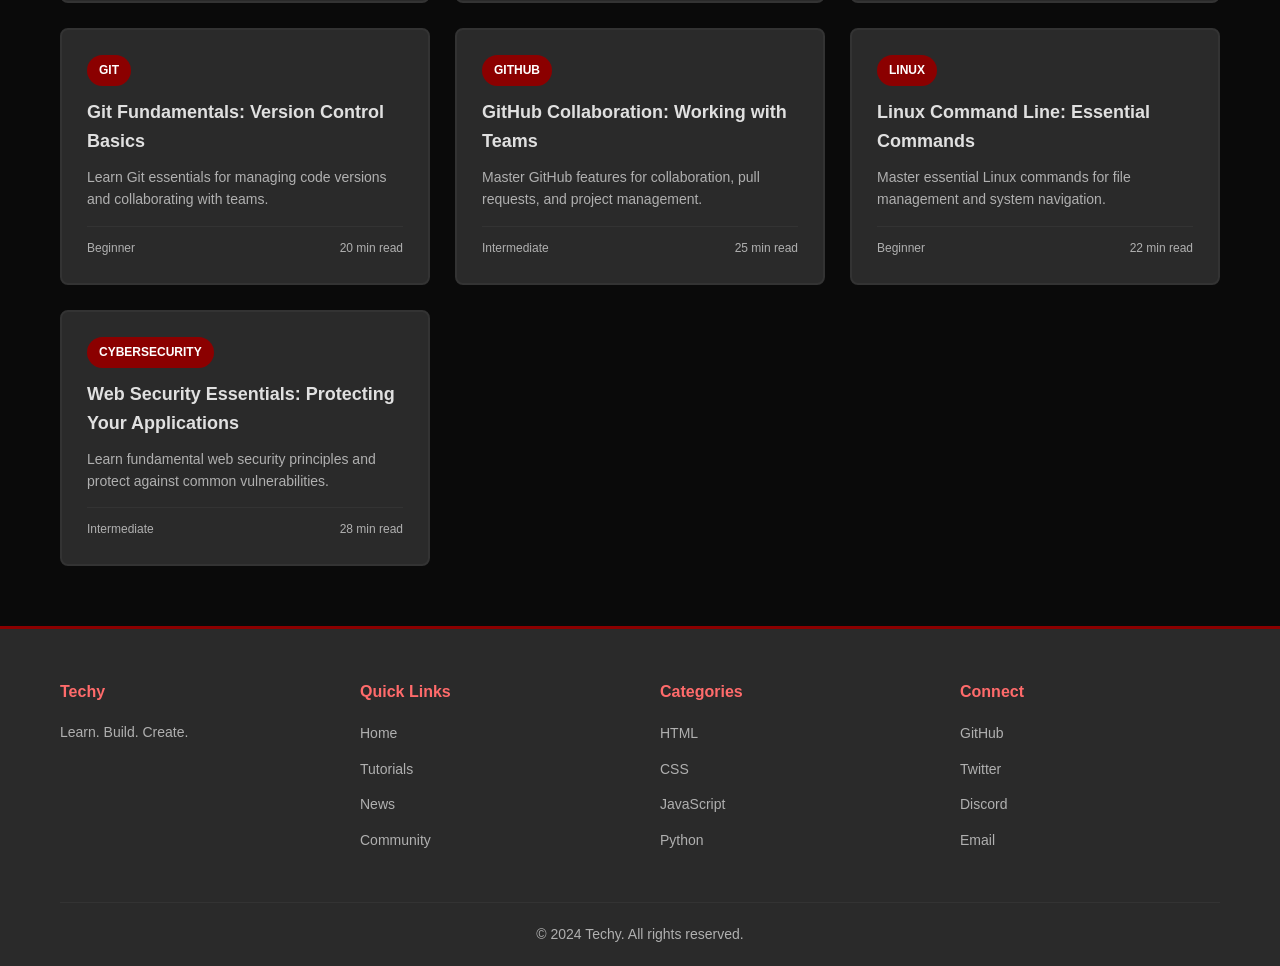
<file: tutorials.html>
<!DOCTYPE html>
<html lang="en">
<head>
    <meta charset="UTF-8">
    <meta name="viewport" content="width=device-width, initial-scale=1.0">
    <title>Tutorials - Techy</title>
    <link rel="stylesheet" href="styles.css">
</head>
<body>
    <nav class="navbar">
        <div class="nav-container">
            <a href="index.html" class="logo">
                <span class="logo-icon">💻</span>
                <span class="logo-text">Techy</span>
            </a>
            <ul class="nav-menu" id="navMenu">
                <li><a href="index.html" class="nav-link">Home</a></li>
                <li><a href="tutorials.html" class="nav-link active">Tutorials</a></li>
                <li><a href="news.html" class="nav-link">News</a></li>
                <li><a href="community.html" class="nav-link">Community</a></li>
            </ul>
            <div class="auth-buttons">
                <a href="login.html" class="btn-login">Login</a>
                <a href="signup.html" class="btn-signup">Sign Up</a>
            </div>
            <div class="hamburger" id="hamburger">
                <span></span>
                <span></span>
                <span></span>
            </div>
        </div>
    </nav>

    <div class="search-container">
        <input type="text" id="searchInput" class="search-input" placeholder="Search tutorials and news...">
        <button class="search-btn" id="searchBtn">🔍</button>
    </div>

    <section class="tutorials-page">
        <div class="container">
            <h1 class="page-title">Programming Tutorials</h1>
            <p class="page-subtitle">Master programming with our comprehensive, original tutorials</p>

            <div class="tutorial-filters">
                <button class="filter-btn active" data-filter="all">All</button>
                <button class="filter-btn" data-filter="html">HTML</button>
                <button class="filter-btn" data-filter="css">CSS</button>
                <button class="filter-btn" data-filter="javascript">JavaScript</button>
                <button class="filter-btn" data-filter="python">Python</button>
                <button class="filter-btn" data-filter="cpp">C++</button>
                <button class="filter-btn" data-filter="git">Git</button>
                <button class="filter-btn" data-filter="github">GitHub</button>
                <button class="filter-btn" data-filter="linux">Linux</button>
                <button class="filter-btn" data-filter="cybersecurity">Cybersecurity</button>
            </div>

            <div class="tutorials-grid" id="tutorialsGrid">
                <!-- Tutorials will be loaded here -->
            </div>
        </div>
    </section>

    <div class="modal" id="tutorialModal">
        <div class="modal-content modal-large">
            <span class="close" id="closeTutorial">&times;</span>
            <div class="modal-header">
                <span class="tutorial-category" id="modalCategory">HTML</span>
            </div>
            <h2 id="modalTitle">Tutorial Title</h2>
            <div class="modal-body" id="modalBody"></div>
        </div>
    </div>

    <footer class="footer">
        <div class="container">
            <div class="footer-content">
                <div class="footer-section">
                    <h4>Techy</h4>
                    <p>Learn. Build. Create.</p>
                </div>
                <div class="footer-section">
                    <h4>Quick Links</h4>
                    <ul>
                        <li><a href="index.html">Home</a></li>
                        <li><a href="tutorials.html">Tutorials</a></li>
                        <li><a href="news.html">News</a></li>
                        <li><a href="community.html">Community</a></li>
                    </ul>
                </div>
                <div class="footer-section">
                    <h4>Categories</h4>
                    <ul>
                        <li><a href="tutorials.html#html">HTML</a></li>
                        <li><a href="tutorials.html#css">CSS</a></li>
                        <li><a href="tutorials.html#javascript">JavaScript</a></li>
                        <li><a href="tutorials.html#python">Python</a></li>
                    </ul>
                </div>
                <div class="footer-section">
                    <h4>Connect</h4>
                    <ul>
                        <li><a href="https://github.com" target="_blank">GitHub</a></li>
                        <li><a href="https://twitter.com" target="_blank">Twitter</a></li>
                        <li><a href="https://discord.com" target="_blank">Discord</a></li>
                        <li><a href="mailto:info@techy.com">Email</a></li>
                    </ul>
                </div>
            </div>
            <div class="footer-bottom">
                <p>&copy; 2024 Techy. All rights reserved.</p>
            </div>
        </div>
    </footer>

    <div class="modal" id="searchModal">
        <div class="modal-content modal-large">
            <span class="close" id="closeSearch">&times;</span>
            <h2>Search Results</h2>
            <div class="search-results" id="searchResults"></div>
        </div>
    </div>

    <script src="data.js"></script>
    <script>
        const tutorialsGrid = document.getElementById('tutorialsGrid');
        const filterBtns = document.querySelectorAll('.filter-btn');
        const tutorialModal = document.getElementById('tutorialModal');
        const closeTutorial = document.getElementById('closeTutorial');
        let currentFilter = 'all';

        function renderTutorials(filter = 'all') {
            const filtered = filter === 'all' ? tutorials : tutorials.filter(t => t.category === filter);
            tutorialsGrid.innerHTML = filtered.map(tutorial => `
                <div class="tutorial-card" onclick="openTutorial(${tutorial.id})">
                    <span class="tutorial-badge">${tutorial.badge}</span>
                    <h3>${tutorial.title}</h3>
                    <p>${tutorial.description}</p>
                    <div class="tutorial-meta">
                        <span>${tutorial.difficulty}</span>
                        <span>${tutorial.duration}</span>
                    </div>
                </div>
            `).join('');
        }

        function openTutorial(tutorialId) {
            const tutorial = tutorials.find(t => t.id === tutorialId);
            if (tutorial) {
                document.getElementById('modalCategory').textContent = tutorial.badge;
                document.getElementById('modalTitle').textContent = tutorial.title;
                document.getElementById('modalBody').innerHTML = tutorial.content;
                tutorialModal.style.display = 'block';
                document.body.style.overflow = 'hidden';
            }
        }

        closeTutorial.addEventListener('click', () => {
            tutorialModal.style.display = 'none';
            document.body.style.overflow = 'auto';
        });

        window.addEventListener('click', (e) => {
            if (e.target === tutorialModal) {
                tutorialModal.style.display = 'none';
                document.body.style.overflow = 'auto';
            }
        });

        filterBtns.forEach(btn => {
            btn.addEventListener('click', () => {
                filterBtns.forEach(b => b.classList.remove('active'));
                btn.classList.add('active');
                currentFilter = btn.dataset.filter;
                renderTutorials(currentFilter);
            });
        });

        renderTutorials();
    </script>
    <script src="main.js"></script>
</body>
</html>
</file>
<file: styles.css>
* {
    margin: 0;
    padding: 0;
    box-sizing: border-box;
}

:root {
    --dark-red: #8B0000;
    --dark-red-light: #A52A2A;
    --black: #0a0a0a;
    --gray: #1a1a1a;
    --gray-light: #2a2a2a;
    --gray-lighter: #3a3a3a;
    --text-primary: #e0e0e0;
    --text-secondary: #b0b0b0;
    --accent: #ff6b6b;
    --accent-light: #ff8787;
    --border: #333;
    --transition: all 0.3s cubic-bezier(0.4, 0, 0.2, 1);
}

html {
    scroll-behavior: smooth;
}

body {
    font-family: 'Segoe UI', Tahoma, Geneva, Verdana, sans-serif;
    background-color: var(--black);
    color: var(--text-primary);
    line-height: 1.6;
    overflow-x: hidden;
}

::-webkit-scrollbar {
    width: 10px;
}

::-webkit-scrollbar-track {
    background: var(--gray);
}

::-webkit-scrollbar-thumb {
    background: var(--dark-red);
    border-radius: 5px;
}

::-webkit-scrollbar-thumb:hover {
    background: var(--accent);
}

/* Navigation Bar */
.navbar {
    background: var(--gray);
    border-bottom: 3px solid var(--dark-red);
    padding: 15px 0;
    position: sticky;
    top: 0;
    z-index: 100;
    box-shadow: 0 4px 15px rgba(0, 0, 0, 0.6);
}

.nav-container {
    max-width: 1200px;
    margin: 0 auto;
    display: flex;
    justify-content: space-between;
    align-items: center;
    padding: 0 20px;
}

.logo {
    display: flex;
    align-items: center;
    gap: 10px;
    font-weight: bold;
    font-size: 24px;
    cursor: pointer;
    transition: var(--transition);
    text-decoration: none;
}

.logo:hover {
    transform: scale(1.05);
}

.logo-icon {
    font-size: 28px;
    animation: float 3s ease-in-out infinite;
}

@keyframes float {
    0%, 100% { transform: translateY(0px); }
    50% { transform: translateY(-8px); }
}

.logo-text {
    background: linear-gradient(135deg, var(--accent), var(--dark-red-light));
    -webkit-background-clip: text;
    -webkit-text-fill-color: transparent;
    background-clip: text;
    font-weight: 800;
}

.nav-menu {
    display: flex;
    list-style: none;
    gap: 30px;
}

.nav-menu.active {
    left: 0;
}

.nav-link {
    color: var(--text-primary);
    text-decoration: none;
    font-weight: 500;
    transition: var(--transition);
    position: relative;
    padding-bottom: 5px;
}

.nav-link:hover,
.nav-link.active {
    color: var(--accent);
}

.nav-link::after {
    content: '';
    position: absolute;
    bottom: 0;
    left: 0;
    width: 0;
    height: 2px;
    background: var(--accent);
    transition: width 0.3s ease;
}

.nav-link:hover::after,
.nav-link.active::after {
    width: 100%;
}

.auth-buttons {
    display: flex;
    gap: 15px;
}

.btn-login,
.btn-signup {
    padding: 10px 20px;
    border: 2px solid var(--dark-red);
    background: transparent;
    color: var(--text-primary);
    border-radius: 6px;
    cursor: pointer;
    font-weight: 600;
    transition: var(--transition);
    font-size: 14px;
    text-decoration: none;
    display: inline-block;
}

.btn-login:hover,
.btn-signup:hover {
    background: var(--dark-red);
    color: white;
    transform: translateY(-2px);
    box-shadow: 0 6px 20px rgba(139, 0, 0, 0.4);
}

.btn-login.active,
.btn-signup.active {
    background: var(--dark-red);
    color: white;
}

.hamburger {
    display: none;
    flex-direction: column;
    cursor: pointer;
    gap: 6px;
}

.hamburger span {
    width: 25px;
    height: 3px;
    background: var(--text-primary);
    border-radius: 2px;
    transition: var(--transition);
}

/* Search Bar */
.search-container {
    background: var(--gray);
    padding: 15px 20px;
    display: flex;
    justify-content: center;
    gap: 10px;
    border-bottom: 2px solid var(--border);
    position: sticky;
    top: 69px;
    z-index: 99;
}

.search-input {
    flex: 1;
    max-width: 600px;
    padding: 12px 16px;
    border: 2px solid var(--border);
    border-radius: 6px;
    background: var(--gray-light);
    color: var(--text-primary);
    font-size: 14px;
    transition: var(--transition);
}

.search-input:focus {
    outline: none;
    border-color: var(--dark-red);
    box-shadow: 0 0 15px rgba(139, 0, 0, 0.3);
    background: var(--gray-lighter);
}

.search-input::placeholder {
    color: var(--text-secondary);
}

.search-btn {
    padding: 12px 20px;
    background: var(--dark-red);
    color: white;
    border: none;
    border-radius: 6px;
    cursor: pointer;
    font-size: 16px;
    transition: var(--transition);
}

.search-btn:hover {
    background: var(--accent);
    transform: scale(1.05);
}

/* Container */
.container {
    max-width: 1200px;
    margin: 0 auto;
    padding: 0 20px;
}

/* Buttons */
.btn {
    padding: 14px 35px;
    border: none;
    border-radius: 6px;
    font-size: 16px;
    font-weight: 600;
    cursor: pointer;
    transition: var(--transition);
    text-transform: uppercase;
    letter-spacing: 0.5px;
    text-decoration: none;
    display: inline-block;
}

.btn-primary {
    background: linear-gradient(135deg, var(--dark-red), var(--accent));
    color: white;
    box-shadow: 0 6px 20px rgba(139, 0, 0, 0.4);
}

.btn-primary:hover {
    transform: translateY(-3px);
    box-shadow: 0 12px 30px rgba(139, 0, 0, 0.6);
}

.btn-secondary {
    background: transparent;
    color: var(--accent);
    border: 2px solid var(--accent);
}

.btn-secondary:hover {
    background: var(--accent);
    color: var(--black);
    transform: translateY(-3px);
}

.btn-sm {
    padding: 10px 20px;
    font-size: 14px;
}

.btn-large {
    padding: 18px 45px;
    font-size: 18px;
}

.full-width {
    width: 100%;
}

.center-content {
    text-align: center;
    margin-top: 40px;
}

/* Hero Section */
.hero {
    background: linear-gradient(135deg, var(--gray) 0%, var(--black) 100%);
    padding: 100px 20px;
    text-align: center;
    min-height: 500px;
    display: flex;
    align-items: center;
    justify-content: center;
    position: relative;
    overflow: hidden;
}

.hero::before {
    content: '';
    position: absolute;
    top: 0;
    left: 0;
    right: 0;
    bottom: 0;
    background: radial-gradient(circle at 20% 50%, rgba(139, 0, 0, 0.15) 0%, transparent 50%),
                radial-gradient(circle at 80% 80%, rgba(255, 107, 107, 0.1) 0%, transparent 50%);
    pointer-events: none;
}

.hero-content {
    position: relative;
    z-index: 2;
    animation: slideUp 0.8s ease-out;
}

@keyframes slideUp {
    from {
        opacity: 0;
        transform: translateY(40px);
    }
    to {
        opacity: 1;
        transform: translateY(0);
    }
}

.hero-title {
    font-size: 52px;
    font-weight: 800;
    margin-bottom: 15px;
    background: linear-gradient(135deg, var(--accent), var(--dark-red-light));
    -webkit-background-clip: text;
    -webkit-text-fill-color: transparent;
    background-clip: text;
}

.hero-subtitle {
    font-size: 28px;
    color: var(--text-primary);
    margin-bottom: 15px;
    font-weight: 600;
}

.hero-description {
    font-size: 16px;
    color: var(--text-secondary);
    margin-bottom: 30px;
    max-width: 600px;
    margin-left: auto;
    margin-right: auto;
}

.hero-buttons {
    display: flex;
    gap: 15px;
    justify-content: center;
    flex-wrap: wrap;
}

/* Section Title */
.section-title {
    font-size: 40px;
    font-weight: 800;
    text-align: center;
    margin-bottom: 50px;
    background: linear-gradient(135deg, var(--accent), var(--dark-red-light));
    -webkit-background-clip: text;
    -webkit-text-fill-color: transparent;
    background-clip: text;
}

.page-title {
    font-size: 48px;
    font-weight: 800;
    text-align: center;
    margin: 40px 0 10px;
    background: linear-gradient(135deg, var(--accent), var(--dark-red-light));
    -webkit-background-clip: text;
    -webkit-text-fill-color: transparent;
    background-clip: text;
}

.page-subtitle {
    text-align: center;
    color: var(--text-secondary);
    font-size: 18px;
    margin-bottom: 40px;
}

/* Features Section */
.features {
    padding: 80px 20px;
    background: var(--gray);
}

.features-grid {
    display: grid;
    grid-template-columns: repeat(auto-fit, minmax(280px, 1fr));
    gap: 30px;
}

.feature-card {
    background: var(--gray-light);
    border: 2px solid var(--border);
    border-radius: 8px;
    padding: 30px;
    text-align: center;
    transition: var(--transition);
    cursor: pointer;
}

.feature-card:hover {
    border-color: var(--dark-red);
    transform: translateY(-8px);
    box-shadow: 0 15px 40px rgba(139, 0, 0, 0.3);
    background: rgba(139, 0, 0, 0.05);
}

.feature-icon {
    font-size: 48px;
    margin-bottom: 15px;
    animation: bounce 2s ease-in-out infinite;
}

@keyframes bounce {
    0%, 100% { transform: translateY(0); }
    50% { transform: translateY(-10px); }
}

.feature-card h3 {
    font-size: 20px;
    margin-bottom: 10px;
    color: var(--accent);
}

.feature-card p {
    color: var(--text-secondary);
    font-size: 14px;
}

/* Tutorials Section */
.tutorials-page,
.news-page,
.community-page {
    padding: 60px 20px;
    background: var(--black);
    min-height: 600px;
}

.latest-tutorials {
    padding: 80px 20px;
    background: var(--black);
}

.tutorial-filters {
    display: flex;
    justify-content: center;
    flex-wrap: wrap;
    gap: 12px;
    margin-bottom: 50px;
}

.filter-btn {
    padding: 10px 18px;
    border: 2px solid var(--border);
    background: transparent;
    color: var(--text-primary);
    border-radius: 6px;
    cursor: pointer;
    transition: var(--transition);
    font-weight: 600;
    font-size: 14px;
}

.filter-btn:hover,
.filter-btn.active {
    border-color: var(--dark-red);
    background: var(--dark-red);
    color: white;
    transform: translateY(-2px);
}

.tutorials-grid {
    display: grid;
    grid-template-columns: repeat(auto-fill, minmax(300px, 1fr));
    gap: 25px;
}

.tutorial-card {
    background: var(--gray-light);
    border: 2px solid var(--border);
    border-radius: 8px;
    padding: 25px;
    transition: var(--transition);
    cursor: pointer;
    display: flex;
    flex-direction: column;
}

.tutorial-card:hover {
    border-color: var(--dark-red);
    transform: translateY(-8px);
    box-shadow: 0 15px 40px rgba(139, 0, 0, 0.3);
    background: rgba(139, 0, 0, 0.05);
}

.tutorial-badge {
    display: inline-block;
    background: var(--dark-red);
    color: white;
    padding: 6px 12px;
    border-radius: 20px;
    font-size: 12px;
    font-weight: 600;
    margin-bottom: 12px;
    text-transform: uppercase;
    width: fit-content;
}

.tutorial-card h3 {
    font-size: 18px;
    margin-bottom: 10px;
    color: var(--text-primary);
    flex-grow: 1;
}

.tutorial-card p {
    color: var(--text-secondary);
    font-size: 14px;
    margin-bottom: 15px;
    flex-grow: 1;
}

.tutorial-meta {
    display: flex;
    justify-content: space-between;
    font-size: 12px;
    color: var(--text-secondary);
    border-top: 1px solid var(--border);
    padding-top: 12px;
}

/* News Section */
.news-grid {
    display: grid;
    grid-template-columns: repeat(auto-fill, minmax(320px, 1fr));
    gap: 25px;
}

.news-card {
    background: var(--gray-light);
    border: 2px solid var(--border);
    border-radius: 8px;
    overflow: hidden;
    transition: var(--transition);
    cursor: pointer;
    display: flex;
    flex-direction: column;
}

.news-card:hover {
    border-color: var(--dark-red);
    transform: translateY(-8px);
    box-shadow: 0 15px 40px rgba(139, 0, 0, 0.3);
}

.news-image {
    width: 100%;
    height: 180px;
    background: linear-gradient(135deg, var(--dark-red), var(--accent));
    display: flex;
    align-items: center;
    justify-content: center;
    font-size: 48px;
    color: white;
}

.news-content {
    padding: 20px;
    flex-grow: 1;
    display: flex;
    flex-direction: column;
}

.news-date {
    color: var(--accent);
    font-size: 12px;
    font-weight: 600;
    margin-bottom: 8px;
}

.news-card h3 {
    font-size: 18px;
    margin-bottom: 10px;
    color: var(--text-primary);
    flex-grow: 1;
}

.news-card p {
    color: var(--text-secondary);
    font-size: 14px;
    margin-bottom: 12px;
}

.news-link {
    color: var(--accent);
    text-decoration: none;
    font-weight: 600;
    font-size: 13px;
    transition: var(--transition);
}

.news-link:hover {
    color: var(--accent-light);
    transform: translateX(5px);
    display: inline-block;
}

/* Community Section */
.community-section {
    padding: 80px 20px;
    background: var(--gray);
    text-align: center;
}

.community-description {
    font-size: 18px;
    color: var(--text-secondary);
    margin-bottom: 40px;
}

.community-stats {
    display: grid;
    grid-template-columns: repeat(auto-fit, minmax(150px, 1fr));
    gap: 30px;
    margin-bottom: 40px;
}

.stat {
    background: var(--gray-light);
    border: 2px solid var(--border);
    border-radius: 8px;
    padding: 25px;
    transition: var(--transition);
}

.stat:hover {
    border-color: var(--dark-red);
    transform: scale(1.05);
}

.stat h3 {
    font-size: 32px;
    color: var(--accent);
    margin-bottom: 8px;
}

.stat p {
    color: var(--text-secondary);
    font-size: 14px;
    margin: 0;
}

.community-features {
    display: grid;
    grid-template-columns: repeat(auto-fit, minmax(300px, 1fr));
    gap: 30px;
    margin: 60px 0;
}

.community-feature {
    background: var(--gray-light);
    border: 2px solid var(--border);
    border-radius: 8px;
    padding: 30px;
    text-align: center;
    transition: var(--transition);
}

.community-feature:hover {
    border-color: var(--dark-red);
    transform: translateY(-8px);
    box-shadow: 0 15px 40px rgba(139, 0, 0, 0.3);
}

.community-feature .feature-icon {
    font-size: 40px;
    margin-bottom: 15px;
}

.community-feature h3 {
    color: var(--accent);
    margin-bottom: 10px;
}

.community-feature p {
    color: var(--text-secondary);
    font-size: 14px;
}

.community-cta {
    background: var(--gray-light);
    border: 2px solid var(--dark-red);
    border-radius: 8px;
    padding: 60px 30px;
    text-align: center;
    margin: 60px 0;
}

.community-cta h2 {
    font-size: 32px;
    margin-bottom: 15px;
    color: var(--accent);
}

.community-cta p {
    color: var(--text-secondary);
    margin-bottom: 30px;
    font-size: 16px;
}

.community-testimonials {
    margin-top: 80px;
}

.community-testimonials h2 {
    text-align: center;
    margin-bottom: 40px;
    color: var(--accent);
}

.testimonials-grid {
    display: grid;
    grid-template-columns: repeat(auto-fit, minmax(300px, 1fr));
    gap: 30px;
}

.testimonial {
    background: var(--gray-light);
    border: 2px solid var(--border);
    border-radius: 8px;
    padding: 25px;
    transition: var(--transition);
}

.testimonial:hover {
    border-color: var(--dark-red);
}

.testimonial .quote {
    color: var(--text-primary);
    font-style: italic;
    margin-bottom: 15px;
    font-size: 15px;
}

.testimonial .author {
    color: var(--accent);
    font-weight: 600;
    font-size: 14px;
    margin: 0;
}

/* Auth Pages */
.auth-page {
    padding: 80px 20px;
    background: var(--black);
    min-height: 600px;
    display: flex;
    align-items: center;
    justify-content: center;
}

.auth-container {
    width: 100%;
    max-width: 400px;
}

.auth-card {
    background: var(--gray-light);
    border: 2px solid var(--dark-red);
    border-radius: 8px;
    padding: 40px;
    box-shadow: 0 20px 60px rgba(0, 0, 0, 0.6);
}

.auth-card h1 {
    font-size: 28px;
    color: var(--accent);
    margin-bottom: 10px;
}

.auth-card p {
    color: var(--text-secondary);
    margin-bottom: 30px;
}

.auth-form {
    display: flex;
    flex-direction: column;
    gap: 20px;
}

.form-group {
    display: flex;
    flex-direction: column;
}

.form-group label {
    color: var(--text-primary);
    margin-bottom: 8px;
    font-weight: 600;
    font-size: 14px;
}

.form-group input {
    padding: 12px 15px;
    border: 2px solid var(--border);
    border-radius: 6px;
    background: var(--black);
    color: var(--text-primary);
    font-size: 14px;
    transition: var(--transition);
    font-family: inherit;
}

.form-group input:focus {
    outline: none;
    border-color: var(--dark-red);
    box-shadow: 0 0 15px rgba(139, 0, 0, 0.3);
}

.form-group input::placeholder {
    color: var(--text-secondary);
}

.form-options {
    display: flex;
    justify-content: space-between;
    align-items: center;
    font-size: 14px;
}

.checkbox {
    display: flex;
    align-items: center;
    gap: 8px;
    color: var(--text-secondary);
    cursor: pointer;
}

.checkbox input {
    cursor: pointer;
}

.forgot-link {
    color: var(--accent);
    text-decoration: none;
    transition: var(--transition);
}

.forgot-link:hover {
    color: var(--accent-light);
}

.auth-footer {
    text-align: center;
    margin-top: 20px;
    color: var(--text-secondary);
    font-size: 14px;
}

.auth-footer a {
    color: var(--accent);
    text-decoration: none;
    transition: var(--transition);
}

.auth-footer a:hover {
    color: var(--accent-light);
    text-decoration: underline;
}

/* Modal */
.modal {
    display: none;
    position: fixed;
    z-index: 1000;
    left: 0;
    top: 0;
    width: 100%;
    height: 100%;
    background: rgba(0, 0, 0, 0.9);
    backdrop-filter: blur(5px);
    overflow-y: auto;
    animation: fadeIn 0.3s ease;
}

@keyframes fadeIn {
    from { opacity: 0; }
    to { opacity: 1; }
}

.modal-content {
    background: var(--gray-light);
    margin: 50px auto;
    padding: 40px;
    border: 2px solid var(--dark-red);
    border-radius: 8px;
    width: 90%;
    max-width: 800px;
    box-shadow: 0 20px 60px rgba(0, 0, 0, 0.9);
    animation: slideDown 0.3s ease;
}

.modal-large {
    max-width: 1000px;
}

@keyframes slideDown {
    from {
        transform: translateY(-50px);
        opacity: 0;
    }
    to {
        transform: translateY(0);
        opacity: 1;
    }
}

.modal-header {
    margin-bottom: 15px;
}

.tutorial-category {
    display: inline-block;
    background: var(--dark-red);
    color: white;
    padding: 6px 12px;
    border-radius: 20px;
    font-size: 12px;
    font-weight: 600;
    text-transform: uppercase;
}

.modal-content h2 {
    color: var(--accent);
    margin-bottom: 25px;
    font-size: 28px;
}

.modal-body {
    color: var(--text-secondary);
    line-height: 1.8;
    font-size: 15px;
}

.modal-body h3 {
    color: var(--text-primary);
    margin-top: 25px;
    margin-bottom: 15px;
    font-size: 18px;
}

.modal-body p {
    margin-bottom: 15px;
}

.modal-body code {
    background: var(--black);
    padding: 2px 6px;
    border-radius: 4px;
    color: var(--accent);
    font-family: 'Courier New', monospace;
}

.modal-body pre {
    background: var(--black);
    padding: 15px;
    border-radius: 6px;
    overflow-x: auto;
    margin: 15px 0;
    border-left: 3px solid var(--dark-red);
}

.modal-body pre code {
    background: none;
    padding: 0;
    color: var(--text-primary);
}

.close {
    color: var(--text-secondary);
    float: right;
    font-size: 28px;
    font-weight: bold;
    cursor: pointer;
    transition: var(--transition);
}

.close:hover {
    color: var(--accent);
}

/* Search Results */
.search-results {
    display: grid;
    grid-template-columns: repeat(auto-fill, minmax(300px, 1fr));
    gap: 20px;
}

.search-result-card {
    background: var(--black);
    border: 2px solid var(--border);
    border-radius: 8px;
    padding: 20px;
    transition: var(--transition);
    cursor: pointer;
}

.search-result-card:hover {
    border-color: var(--dark-red);
    transform: translateY(-5px);
}

.search-result-type {
    display: inline-block;
    background: var(--dark-red);
    color: white;
    padding: 4px 10px;
    border-radius: 4px;
    font-size: 11px;
    font-weight: 600;
    margin-bottom: 8px;
}

.search-result-card h3 {
    color: var(--text-primary);
    margin-bottom: 8px;
    font-size: 16px;
}

.search-result-card p {
    color: var(--text-secondary);
    font-size: 13px;
    margin-bottom: 12px;
}

.no-results {
    text-align: center;
    color: var(--text-secondary);
    padding: 40px 20px;
    font-size: 16px;
}

/* Footer */
.footer {
    background: var(--gray-light);
    border-top: 3px solid var(--dark-red);
    padding: 50px 20px 20px;
}

.footer-content {
    display: grid;
    grid-template-columns: repeat(auto-fit, minmax(250px, 1fr));
    gap: 40px;
    margin-bottom: 40px;
}

.footer-section h4 {
    color: var(--accent);
    margin-bottom: 15px;
    font-size: 16px;
}

.footer-section p {
    color: var(--text-secondary);
    font-size: 14px;
    line-height: 1.8;
}

.footer-section ul {
    list-style: none;
}

.footer-section ul li {
    margin-bottom: 10px;
}

.footer-section ul li a {
    color: var(--text-secondary);
    text-decoration: none;
    font-size: 14px;
    transition: var(--transition);
}

.footer-section ul li a:hover {
    color: var(--accent);
    transform: translateX(5px);
    display: inline-block;
}

.footer-bottom {
    text-align: center;
    padding-top: 20px;
    border-top: 1px solid var(--border);
    color: var(--text-secondary);
    font-size: 14px;
}

/* Responsive Design */
@media (max-width: 768px) {
    .nav-menu {
        gap: 15px;
        font-size: 14px;
    }

    .hamburger {
        display: flex;
    }

    .auth-buttons {
        display: none;
    }

    .hero-title {
        font-size: 36px;
    }

    .hero-subtitle {
        font-size: 20px;
    }

    .hero-buttons {
        flex-direction: column;
    }

    .btn {
        width: 100%;
    }

    .section-title {
        font-size: 28px;
    }

    .search-container {
        flex-direction: column;
    }

    .search-input {
        max-width: 100%;
    }

    .modal-content {
        margin: 20px auto;
        padding: 25px;
    }

    .tutorial-filters {
        gap: 8px;
    }

    .filter-btn {
        padding: 8px 12px;
        font-size: 12px;
    }

    .page-title {
        font-size: 32px;
    }
}

@media (max-width: 480px) {
    .logo-text {
        display: none;
    }

    .hero-title {
        font-size: 28px;
    }

    .hero-subtitle {
        font-size: 18px;
    }

    .section-title {
        font-size: 22px;
        margin-bottom: 30px;
    }

    .page-title {
        font-size: 24px;
    }

    .features-grid,
    .tutorials-grid,
    .news-grid {
        grid-template-columns: 1fr;
    }

    .community-stats {
        grid-template-columns: 1fr;
    }

    .btn {
        padding: 12px 25px;
        font-size: 14px;
    }

    .hero-buttons {
        gap: 10px;
    }

    .nav-link {
        font-size: 13px;
    }

    .auth-card {
        padding: 30px 20px;
    }
}
</file>
